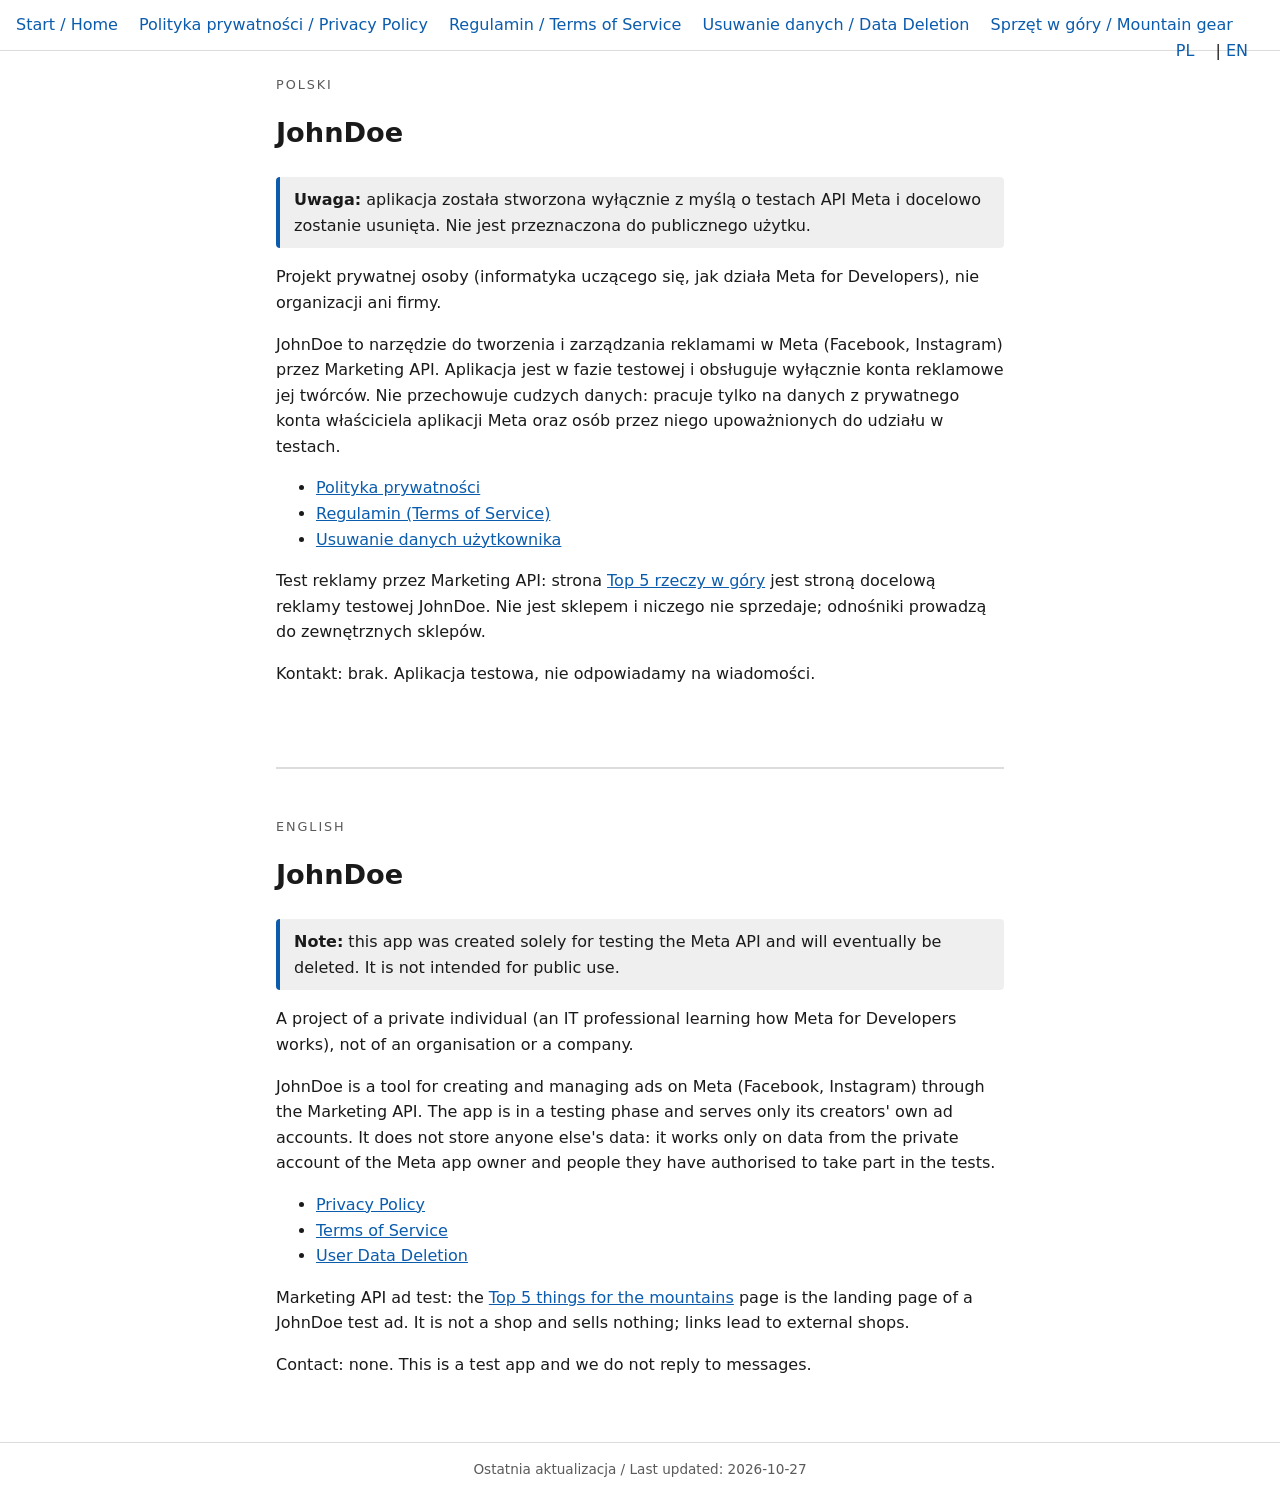
<file: index.html>
<!DOCTYPE html>
<html lang="pl">
<head>
  <meta charset="utf-8">
  <meta name="viewport" content="width=device-width, initial-scale=1">
  <title>JohnDoe: informacje prawne / Legal information</title>
  <meta name="description" content="Polityka prywatności, regulamin i usuwanie danych aplikacji JohnDoe. / Privacy Policy, Terms of Service and data deletion for the JohnDoe app.">
  <link rel="stylesheet" href="style.css">
</head>
<body>
  <nav>
    <a href="index.html">Start / Home</a>
    <a href="privacy.html">Polityka prywatności / Privacy Policy</a>
    <a href="terms.html">Regulamin / Terms of Service</a>
    <a href="data-deletion.html">Usuwanie danych / Data Deletion</a>
    <a href="sprzet.html">Sprzęt w góry / Mountain gear</a>
    <span class="lang-switch"><a href="#pl">PL</a> | <a href="#en">EN</a></span>
  </nav>
  <main>
    <section id="pl" lang="pl">
      <h1>JohnDoe</h1>
      <p class="notice"><strong>Uwaga:</strong> aplikacja została stworzona wyłącznie z myślą o testach API Meta i docelowo zostanie usunięta. Nie jest przeznaczona do publicznego użytku.</p>
      <p>Projekt prywatnej osoby (informatyka uczącego się, jak działa Meta for Developers), nie organizacji ani firmy.</p>
      <p>JohnDoe to narzędzie do tworzenia i zarządzania reklamami w Meta (Facebook, Instagram) przez Marketing API. Aplikacja jest w fazie testowej i obsługuje wyłącznie konta reklamowe jej twórców. Nie przechowuje cudzych danych: pracuje tylko na danych z prywatnego konta właściciela aplikacji Meta oraz osób przez niego upoważnionych do udziału w testach.</p>
      <ul>
        <li><a href="privacy.html">Polityka prywatności</a></li>
        <li><a href="terms.html">Regulamin (Terms of Service)</a></li>
        <li><a href="data-deletion.html">Usuwanie danych użytkownika</a></li>
      </ul>
      <p>Test reklamy przez Marketing API: strona <a href="sprzet.html">Top 5 rzeczy w góry</a> jest stroną docelową reklamy testowej JohnDoe. Nie jest sklepem i niczego nie sprzedaje; odnośniki prowadzą do zewnętrznych sklepów.</p>
      <p>Kontakt: brak. Aplikacja testowa, nie odpowiadamy na wiadomości.</p>
    </section>

    <section id="en" lang="en">
      <h1>JohnDoe</h1>
      <p class="notice"><strong>Note:</strong> this app was created solely for testing the Meta API and will eventually be deleted. It is not intended for public use.</p>
      <p>A project of a private individual (an IT professional learning how Meta for Developers works), not of an organisation or a company.</p>
      <p>JohnDoe is a tool for creating and managing ads on Meta (Facebook, Instagram) through the Marketing API. The app is in a testing phase and serves only its creators' own ad accounts. It does not store anyone else's data: it works only on data from the private account of the Meta app owner and people they have authorised to take part in the tests.</p>
      <ul>
        <li><a href="privacy.html">Privacy Policy</a></li>
        <li><a href="terms.html">Terms of Service</a></li>
        <li><a href="data-deletion.html">User Data Deletion</a></li>
      </ul>
      <p>Marketing API ad test: the <a href="sprzet.html">Top 5 things for the mountains</a> page is the landing page of a JohnDoe test ad. It is not a shop and sells nothing; links lead to external shops.</p>
      <p>Contact: none. This is a test app and we do not reply to messages.</p>
    </section>
  </main>
  <footer>Ostatnia aktualizacja / Last updated: 2026-10-27</footer>
</body>
</html>
</file>
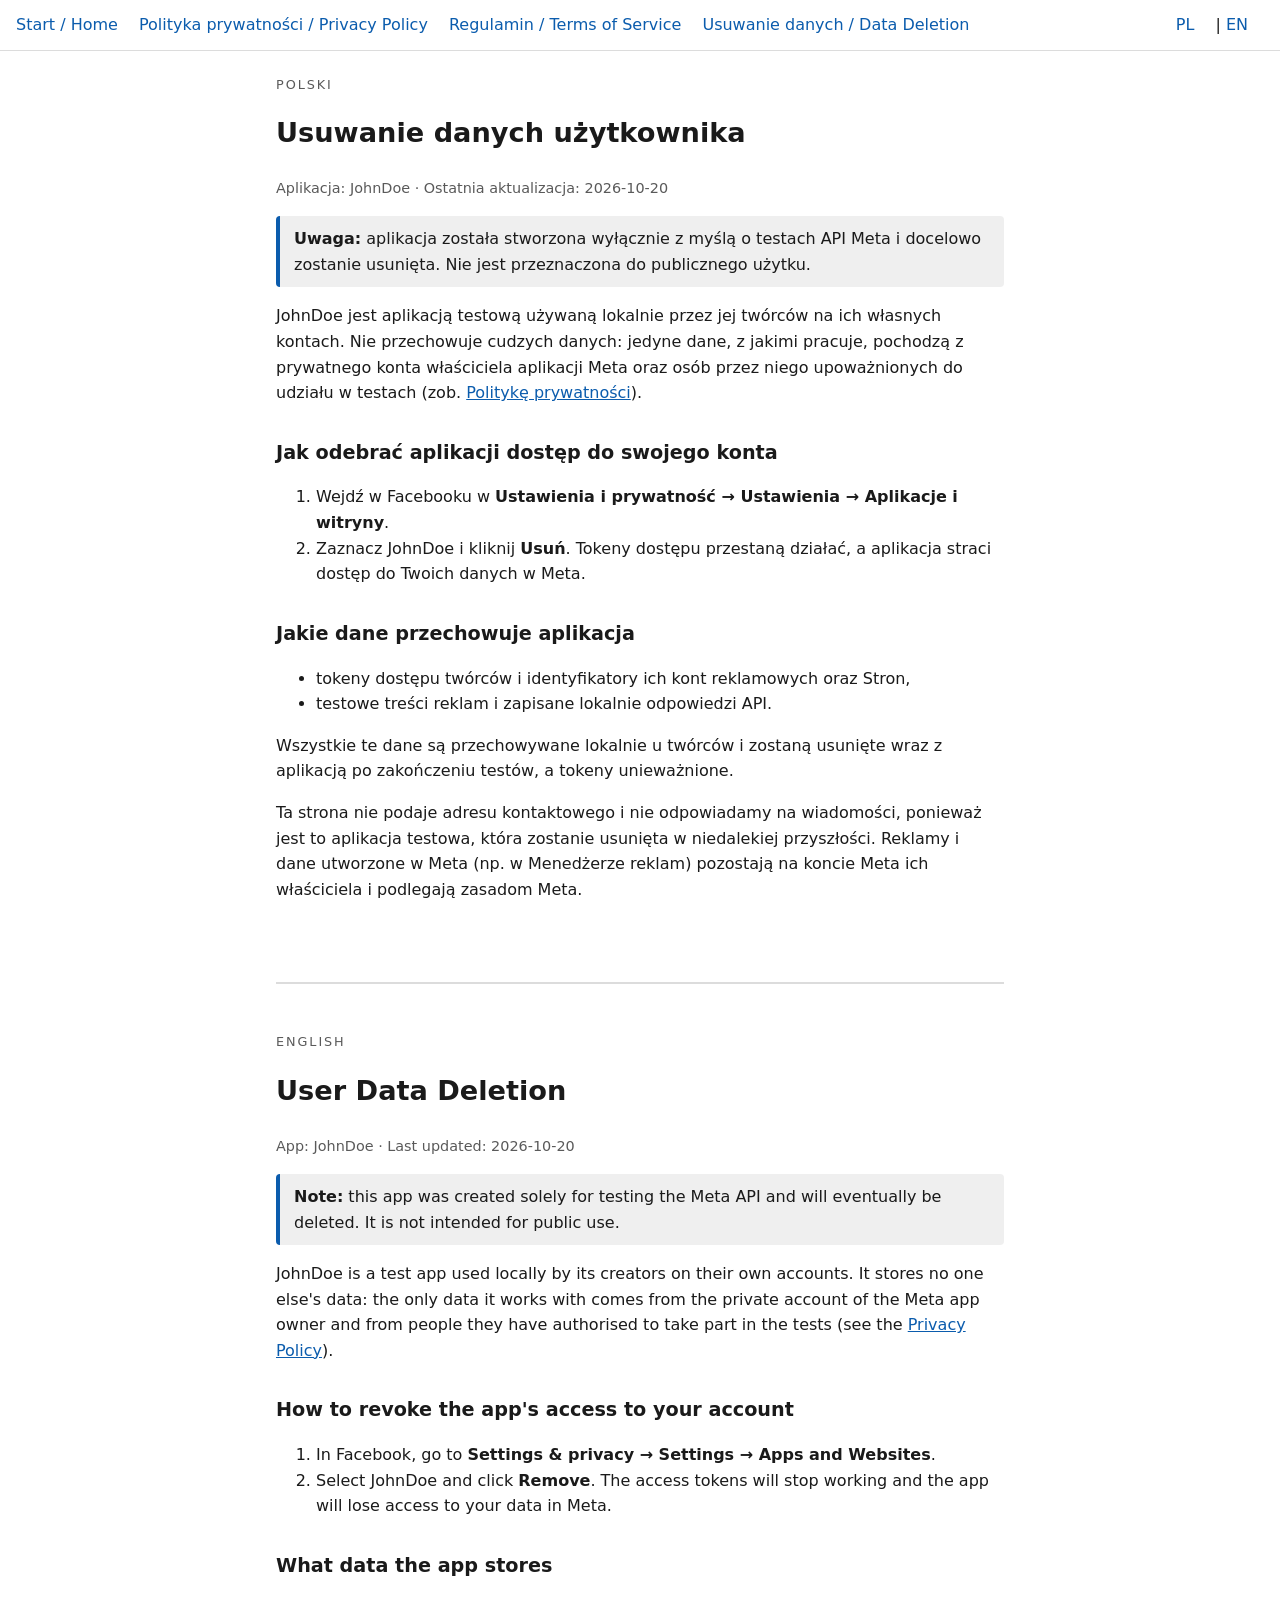
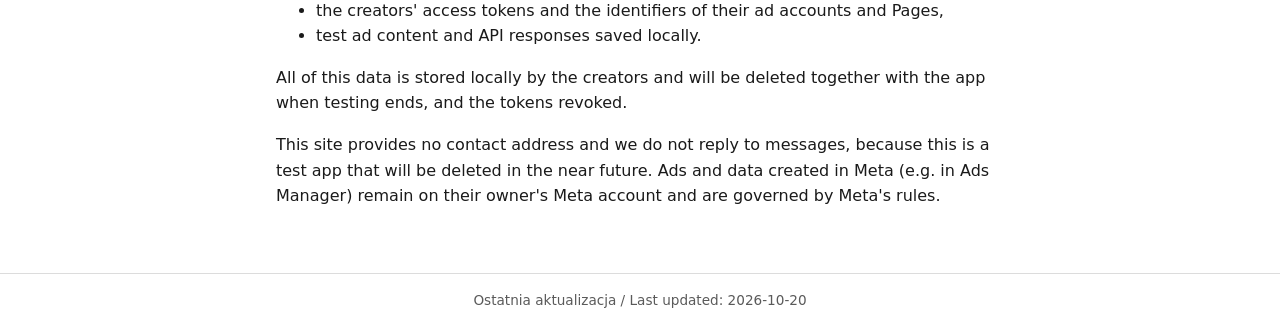
<file: data-deletion.html>
<!DOCTYPE html>
<html lang="pl">
<head>
  <meta charset="utf-8">
  <meta name="viewport" content="width=device-width, initial-scale=1">
  <title>Usuwanie danych / Data Deletion: JohnDoe</title>
  <meta name="description" content="Jak usunąć dane przetwarzane przez aplikację JohnDoe. / How to delete data processed by the JohnDoe app.">
  <link rel="stylesheet" href="style.css">
</head>
<body>
  <nav>
    <a href="index.html">Start / Home</a>
    <a href="privacy.html">Polityka prywatności / Privacy Policy</a>
    <a href="terms.html">Regulamin / Terms of Service</a>
    <a href="data-deletion.html">Usuwanie danych / Data Deletion</a>
    <span class="lang-switch"><a href="#pl">PL</a> | <a href="#en">EN</a></span>
  </nav>
  <main>
    <section id="pl" lang="pl">
      <h1>Usuwanie danych użytkownika</h1>
      <p class="meta">Aplikacja: JohnDoe · Ostatnia aktualizacja: 2026-10-20</p>
      <p class="notice"><strong>Uwaga:</strong> aplikacja została stworzona wyłącznie z myślą o testach API Meta i docelowo zostanie usunięta. Nie jest przeznaczona do publicznego użytku.</p>

      <p>JohnDoe jest aplikacją testową używaną lokalnie przez jej twórców na ich własnych kontach. Nie przechowuje cudzych danych: jedyne dane, z jakimi pracuje, pochodzą z prywatnego konta właściciela aplikacji Meta oraz osób przez niego upoważnionych do udziału w testach (zob. <a href="privacy.html">Politykę prywatności</a>).</p>

      <h2>Jak odebrać aplikacji dostęp do swojego konta</h2>
      <ol>
        <li>Wejdź w Facebooku w <strong>Ustawienia i prywatność → Ustawienia → Aplikacje i witryny</strong>.</li>
        <li>Zaznacz JohnDoe i kliknij <strong>Usuń</strong>. Tokeny dostępu przestaną działać, a aplikacja straci dostęp do Twoich danych w Meta.</li>
      </ol>

      <h2>Jakie dane przechowuje aplikacja</h2>
      <ul>
        <li>tokeny dostępu twórców i identyfikatory ich kont reklamowych oraz Stron,</li>
        <li>testowe treści reklam i zapisane lokalnie odpowiedzi API.</li>
      </ul>
      <p>Wszystkie te dane są przechowywane lokalnie u twórców i zostaną usunięte wraz z aplikacją po zakończeniu testów, a tokeny unieważnione.</p>

      <p>Ta strona nie podaje adresu kontaktowego i nie odpowiadamy na wiadomości, ponieważ jest to aplikacja testowa, która zostanie usunięta w niedalekiej przyszłości. Reklamy i dane utworzone w Meta (np. w Menedżerze reklam) pozostają na koncie Meta ich właściciela i podlegają zasadom Meta.</p>
    </section>

    <section id="en" lang="en">
      <h1>User Data Deletion</h1>
      <p class="meta">App: JohnDoe · Last updated: 2026-10-20</p>
      <p class="notice"><strong>Note:</strong> this app was created solely for testing the Meta API and will eventually be deleted. It is not intended for public use.</p>

      <p>JohnDoe is a test app used locally by its creators on their own accounts. It stores no one else's data: the only data it works with comes from the private account of the Meta app owner and from people they have authorised to take part in the tests (see the <a href="privacy.html">Privacy Policy</a>).</p>

      <h2>How to revoke the app's access to your account</h2>
      <ol>
        <li>In Facebook, go to <strong>Settings &amp; privacy → Settings → Apps and Websites</strong>.</li>
        <li>Select JohnDoe and click <strong>Remove</strong>. The access tokens will stop working and the app will lose access to your data in Meta.</li>
      </ol>

      <h2>What data the app stores</h2>
      <ul>
        <li>the creators' access tokens and the identifiers of their ad accounts and Pages,</li>
        <li>test ad content and API responses saved locally.</li>
      </ul>
      <p>All of this data is stored locally by the creators and will be deleted together with the app when testing ends, and the tokens revoked.</p>

      <p>This site provides no contact address and we do not reply to messages, because this is a test app that will be deleted in the near future. Ads and data created in Meta (e.g. in Ads Manager) remain on their owner's Meta account and are governed by Meta's rules.</p>
    </section>
  </main>
  <footer>Ostatnia aktualizacja / Last updated: 2026-10-20</footer>
</body>
</html>
</file>
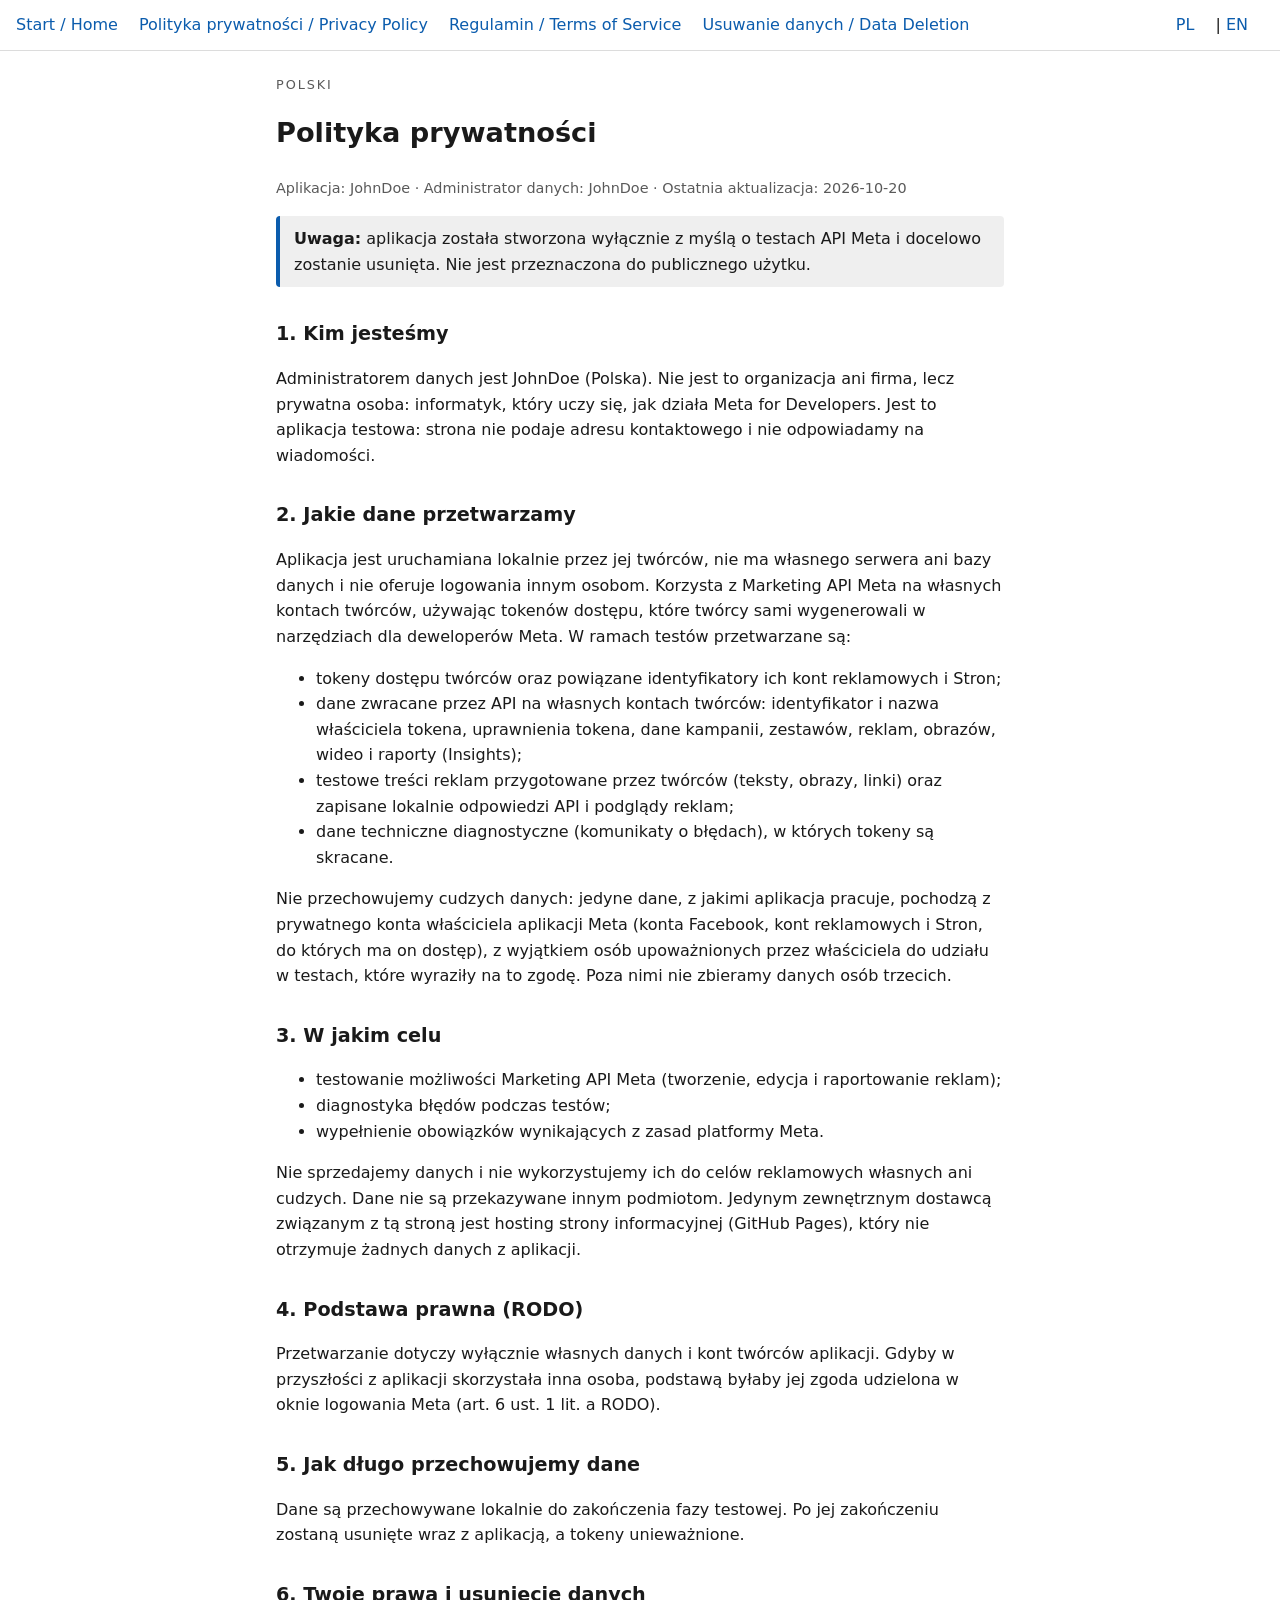
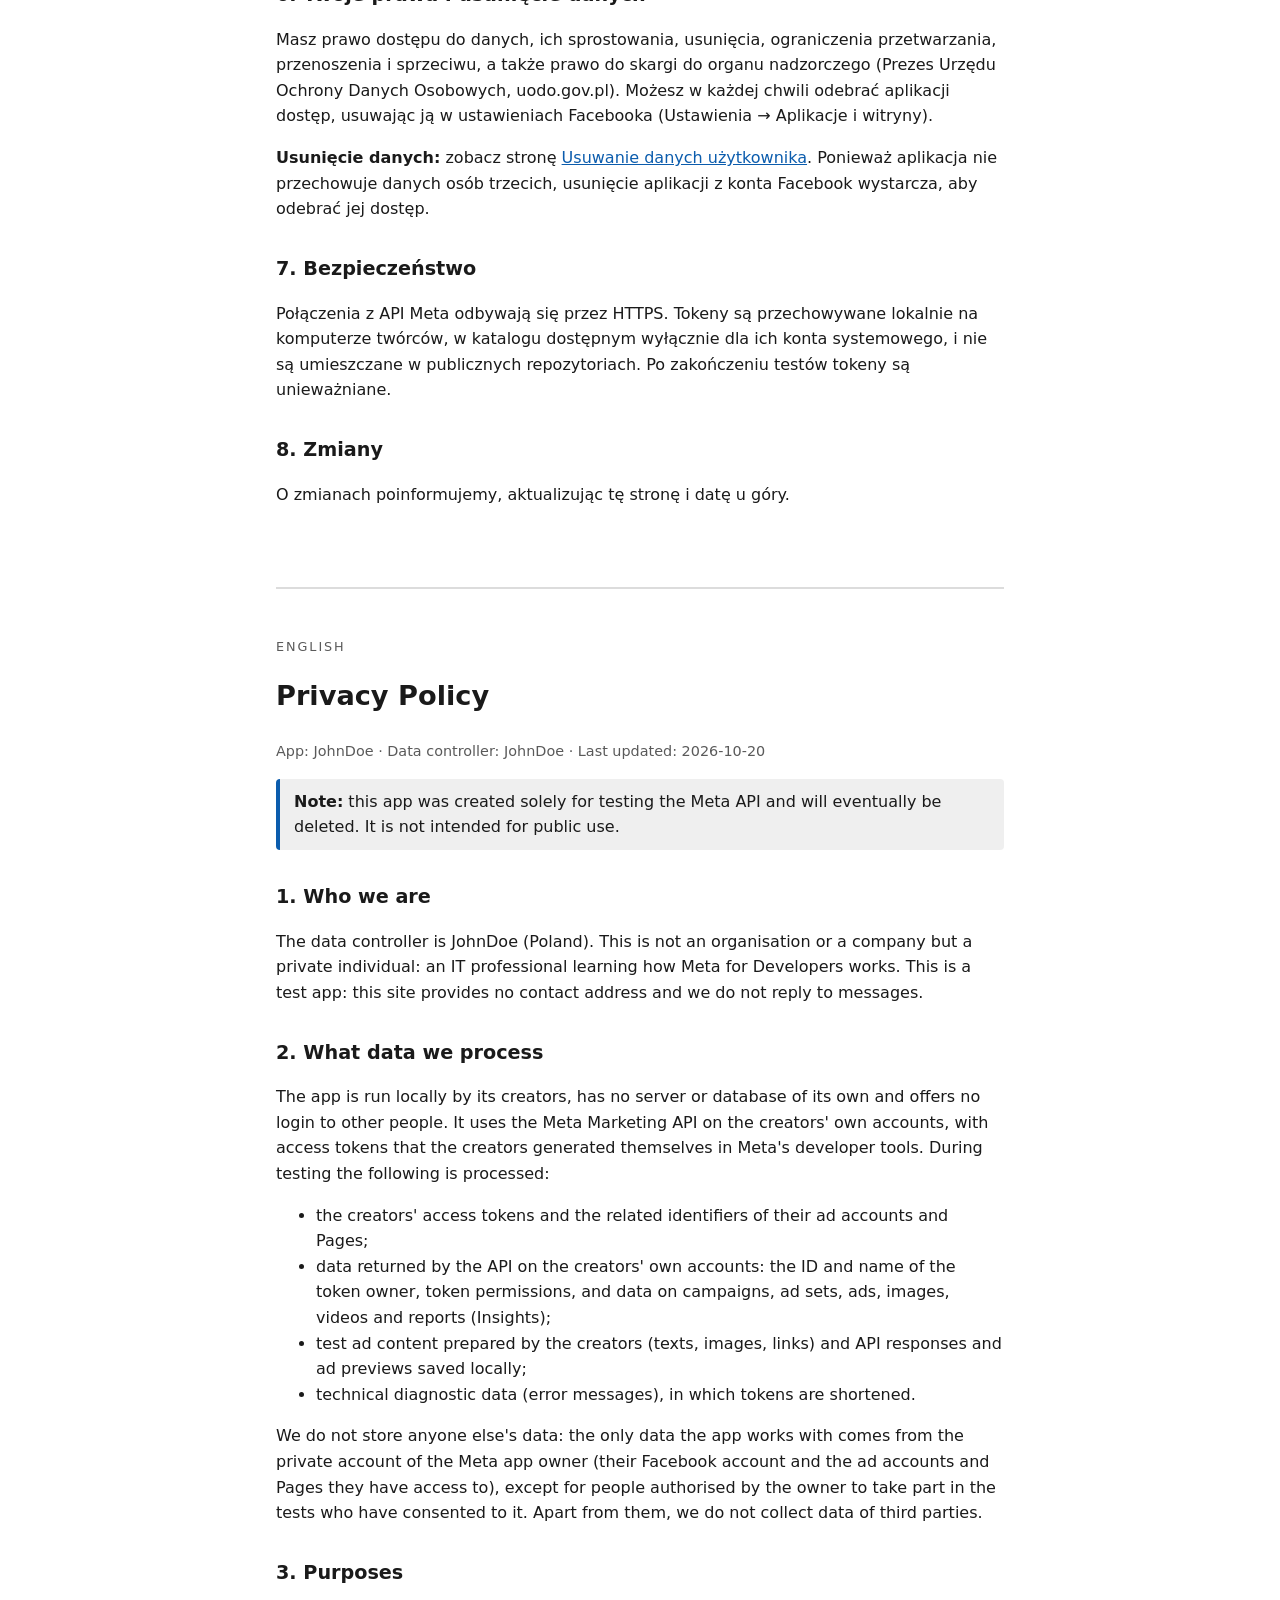
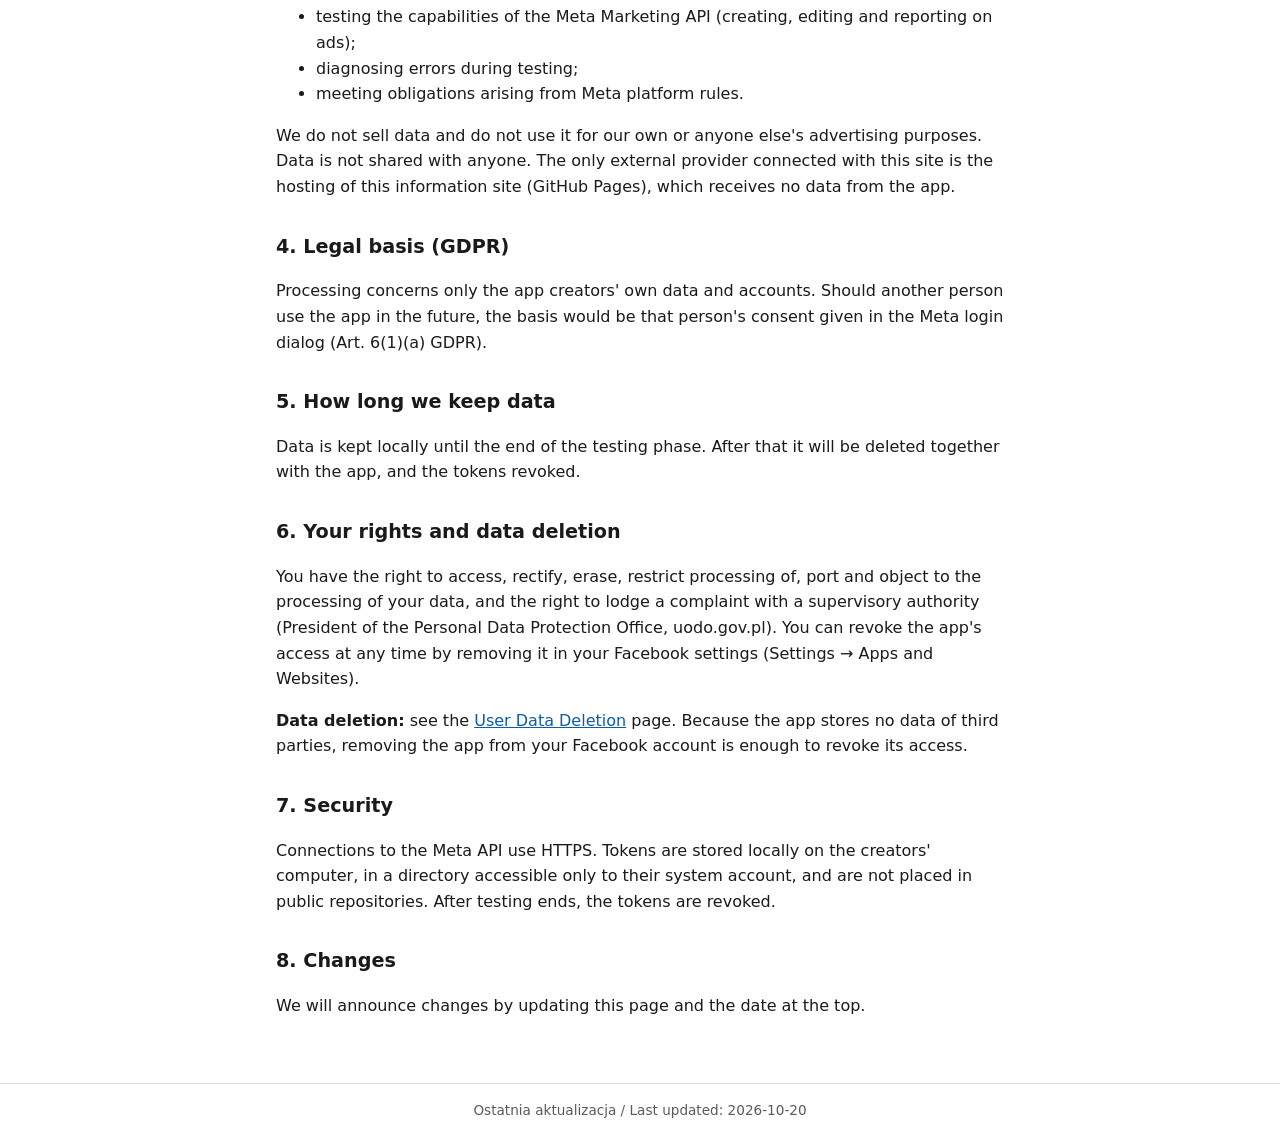
<file: privacy.html>
<!DOCTYPE html>
<html lang="pl">
<head>
  <meta charset="utf-8">
  <meta name="viewport" content="width=device-width, initial-scale=1">
  <title>Polityka prywatności / Privacy Policy: JohnDoe</title>
  <meta name="description" content="Polityka prywatności aplikacji JohnDoe. / Privacy Policy of the JohnDoe app.">
  <link rel="stylesheet" href="style.css">
</head>
<body>
  <nav>
    <a href="index.html">Start / Home</a>
    <a href="privacy.html">Polityka prywatności / Privacy Policy</a>
    <a href="terms.html">Regulamin / Terms of Service</a>
    <a href="data-deletion.html">Usuwanie danych / Data Deletion</a>
    <span class="lang-switch"><a href="#pl">PL</a> | <a href="#en">EN</a></span>
  </nav>
  <main>
    <section id="pl" lang="pl">
      <h1>Polityka prywatności</h1>
      <p class="meta">Aplikacja: JohnDoe · Administrator danych: JohnDoe · Ostatnia aktualizacja: 2026-10-20</p>
      <p class="notice"><strong>Uwaga:</strong> aplikacja została stworzona wyłącznie z myślą o testach API Meta i docelowo zostanie usunięta. Nie jest przeznaczona do publicznego użytku.</p>

      <h2>1. Kim jesteśmy</h2>
      <p>Administratorem danych jest JohnDoe (Polska). Nie jest to organizacja ani firma, lecz prywatna osoba: informatyk, który uczy się, jak działa Meta for Developers. Jest to aplikacja testowa: strona nie podaje adresu kontaktowego i nie odpowiadamy na wiadomości.</p>

      <h2>2. Jakie dane przetwarzamy</h2>
      <p>Aplikacja jest uruchamiana lokalnie przez jej twórców, nie ma własnego serwera ani bazy danych i nie oferuje logowania innym osobom. Korzysta z Marketing API Meta na własnych kontach twórców, używając tokenów dostępu, które twórcy sami wygenerowali w narzędziach dla deweloperów Meta. W ramach testów przetwarzane są:</p>
      <ul>
        <li>tokeny dostępu twórców oraz powiązane identyfikatory ich kont reklamowych i Stron;</li>
        <li>dane zwracane przez API na własnych kontach twórców: identyfikator i nazwa właściciela tokena, uprawnienia tokena, dane kampanii, zestawów, reklam, obrazów, wideo i raporty (Insights);</li>
        <li>testowe treści reklam przygotowane przez twórców (teksty, obrazy, linki) oraz zapisane lokalnie odpowiedzi API i podglądy reklam;</li>
        <li>dane techniczne diagnostyczne (komunikaty o błędach), w których tokeny są skracane.</li>
      </ul>
      <p>Nie przechowujemy cudzych danych: jedyne dane, z jakimi aplikacja pracuje, pochodzą z prywatnego konta właściciela aplikacji Meta (konta Facebook, kont reklamowych i Stron, do których ma on dostęp), z wyjątkiem osób upoważnionych przez właściciela do udziału w testach, które wyraziły na to zgodę. Poza nimi nie zbieramy danych osób trzecich.</p>

      <h2>3. W jakim celu</h2>
      <ul>
        <li>testowanie możliwości Marketing API Meta (tworzenie, edycja i raportowanie reklam);</li>
        <li>diagnostyka błędów podczas testów;</li>
        <li>wypełnienie obowiązków wynikających z zasad platformy Meta.</li>
      </ul>
      <p>Nie sprzedajemy danych i nie wykorzystujemy ich do celów reklamowych własnych ani cudzych. Dane nie są przekazywane innym podmiotom. Jedynym zewnętrznym dostawcą związanym z tą stroną jest hosting strony informacyjnej (GitHub Pages), który nie otrzymuje żadnych danych z aplikacji.</p>

      <h2>4. Podstawa prawna (RODO)</h2>
      <p>Przetwarzanie dotyczy wyłącznie własnych danych i kont twórców aplikacji. Gdyby w przyszłości z aplikacji skorzystała inna osoba, podstawą byłaby jej zgoda udzielona w oknie logowania Meta (art. 6 ust. 1 lit. a RODO).</p>

      <h2>5. Jak długo przechowujemy dane</h2>
      <p>Dane są przechowywane lokalnie do zakończenia fazy testowej. Po jej zakończeniu zostaną usunięte wraz z aplikacją, a tokeny unieważnione.</p>

      <h2>6. Twoje prawa i usunięcie danych</h2>
      <p>Masz prawo dostępu do danych, ich sprostowania, usunięcia, ograniczenia przetwarzania, przenoszenia i sprzeciwu, a także prawo do skargi do organu nadzorczego (Prezes Urzędu Ochrony Danych Osobowych, uodo.gov.pl). Możesz w każdej chwili odebrać aplikacji dostęp, usuwając ją w ustawieniach Facebooka (Ustawienia → Aplikacje i witryny).</p>
      <p><strong>Usunięcie danych:</strong> zobacz stronę <a href="data-deletion.html">Usuwanie danych użytkownika</a>. Ponieważ aplikacja nie przechowuje danych osób trzecich, usunięcie aplikacji z konta Facebook wystarcza, aby odebrać jej dostęp.</p>

      <h2>7. Bezpieczeństwo</h2>
      <p>Połączenia z API Meta odbywają się przez HTTPS. Tokeny są przechowywane lokalnie na komputerze twórców, w katalogu dostępnym wyłącznie dla ich konta systemowego, i nie są umieszczane w publicznych repozytoriach. Po zakończeniu testów tokeny są unieważniane.</p>

      <h2>8. Zmiany</h2>
      <p>O zmianach poinformujemy, aktualizując tę stronę i datę u góry.</p>
    </section>

    <section id="en" lang="en">
      <h1>Privacy Policy</h1>
      <p class="meta">App: JohnDoe · Data controller: JohnDoe · Last updated: 2026-10-20</p>
      <p class="notice"><strong>Note:</strong> this app was created solely for testing the Meta API and will eventually be deleted. It is not intended for public use.</p>

      <h2>1. Who we are</h2>
      <p>The data controller is JohnDoe (Poland). This is not an organisation or a company but a private individual: an IT professional learning how Meta for Developers works. This is a test app: this site provides no contact address and we do not reply to messages.</p>

      <h2>2. What data we process</h2>
      <p>The app is run locally by its creators, has no server or database of its own and offers no login to other people. It uses the Meta Marketing API on the creators' own accounts, with access tokens that the creators generated themselves in Meta's developer tools. During testing the following is processed:</p>
      <ul>
        <li>the creators' access tokens and the related identifiers of their ad accounts and Pages;</li>
        <li>data returned by the API on the creators' own accounts: the ID and name of the token owner, token permissions, and data on campaigns, ad sets, ads, images, videos and reports (Insights);</li>
        <li>test ad content prepared by the creators (texts, images, links) and API responses and ad previews saved locally;</li>
        <li>technical diagnostic data (error messages), in which tokens are shortened.</li>
      </ul>
      <p>We do not store anyone else's data: the only data the app works with comes from the private account of the Meta app owner (their Facebook account and the ad accounts and Pages they have access to), except for people authorised by the owner to take part in the tests who have consented to it. Apart from them, we do not collect data of third parties.</p>

      <h2>3. Purposes</h2>
      <ul>
        <li>testing the capabilities of the Meta Marketing API (creating, editing and reporting on ads);</li>
        <li>diagnosing errors during testing;</li>
        <li>meeting obligations arising from Meta platform rules.</li>
      </ul>
      <p>We do not sell data and do not use it for our own or anyone else's advertising purposes. Data is not shared with anyone. The only external provider connected with this site is the hosting of this information site (GitHub Pages), which receives no data from the app.</p>

      <h2>4. Legal basis (GDPR)</h2>
      <p>Processing concerns only the app creators' own data and accounts. Should another person use the app in the future, the basis would be that person's consent given in the Meta login dialog (Art. 6(1)(a) GDPR).</p>

      <h2>5. How long we keep data</h2>
      <p>Data is kept locally until the end of the testing phase. After that it will be deleted together with the app, and the tokens revoked.</p>

      <h2>6. Your rights and data deletion</h2>
      <p>You have the right to access, rectify, erase, restrict processing of, port and object to the processing of your data, and the right to lodge a complaint with a supervisory authority (President of the Personal Data Protection Office, uodo.gov.pl). You can revoke the app's access at any time by removing it in your Facebook settings (Settings → Apps and Websites).</p>
      <p><strong>Data deletion:</strong> see the <a href="data-deletion.html">User Data Deletion</a> page. Because the app stores no data of third parties, removing the app from your Facebook account is enough to revoke its access.</p>

      <h2>7. Security</h2>
      <p>Connections to the Meta API use HTTPS. Tokens are stored locally on the creators' computer, in a directory accessible only to their system account, and are not placed in public repositories. After testing ends, the tokens are revoked.</p>

      <h2>8. Changes</h2>
      <p>We will announce changes by updating this page and the date at the top.</p>
    </section>
  </main>
  <footer>Ostatnia aktualizacja / Last updated: 2026-10-20</footer>
</body>
</html>
</file>
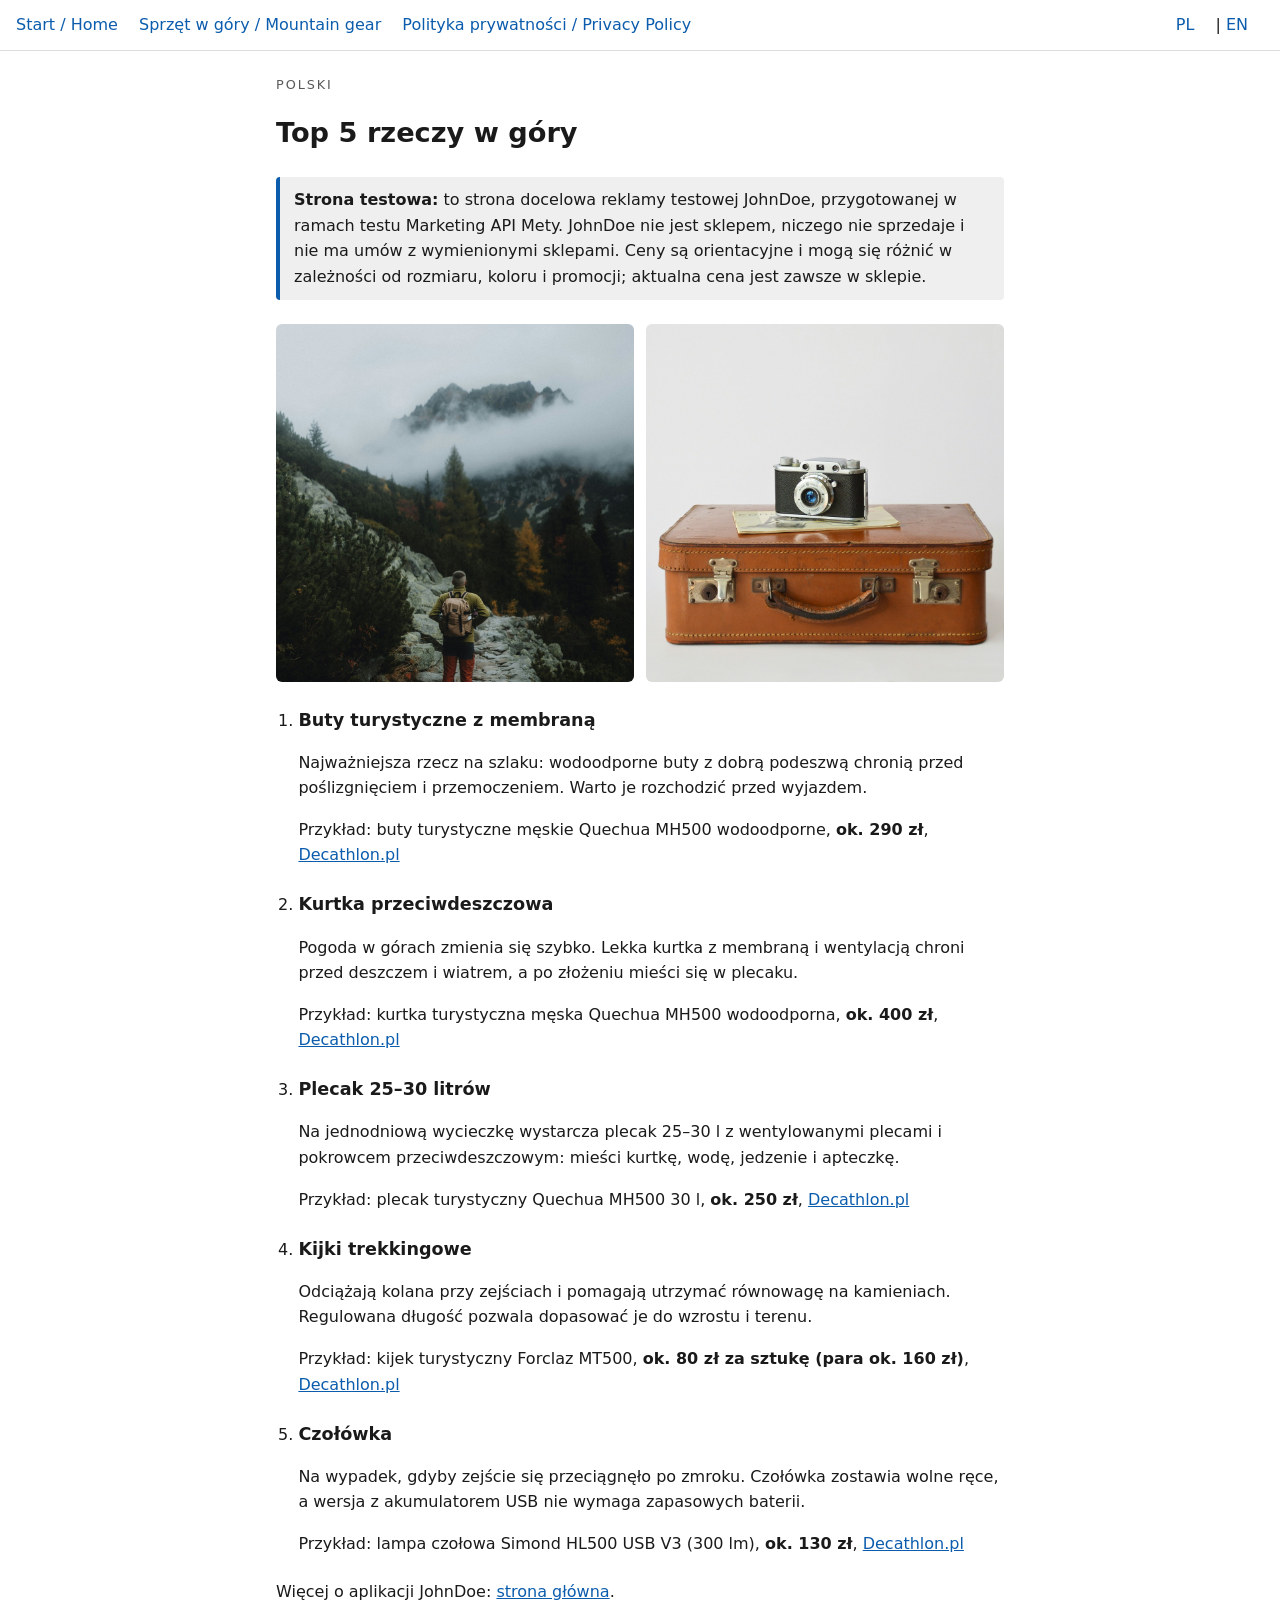
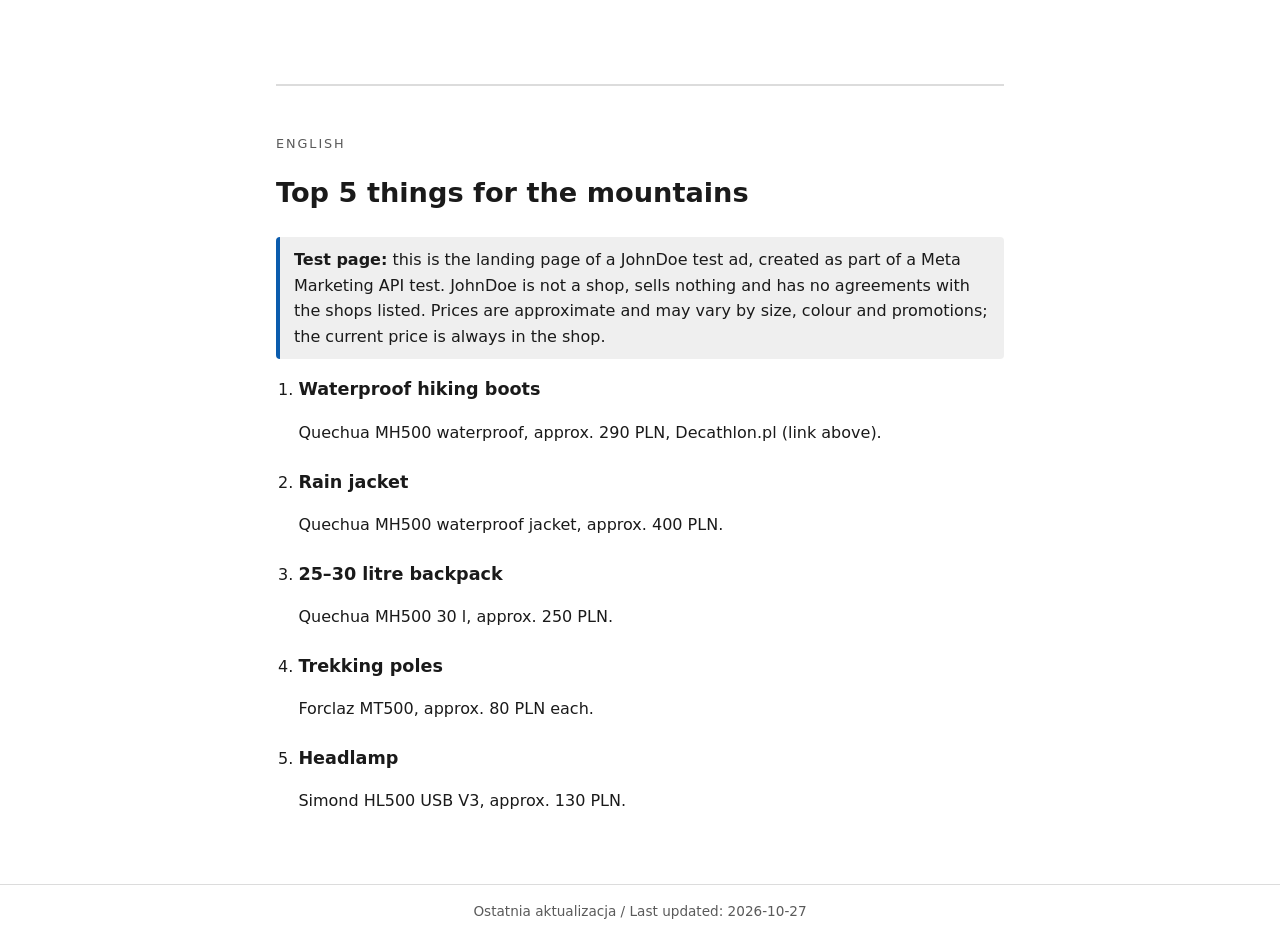
<file: sprzet.html>
<!DOCTYPE html>
<html lang="pl">
<head>
  <meta charset="utf-8">
  <meta name="viewport" content="width=device-width, initial-scale=1">
  <title>JohnDoe: Top 5 rzeczy w góry / Top 5 things for the mountains</title>
  <meta name="description" content="Pięć rzeczy, które warto zabrać w góry, z orientacyjnymi cenami i odnośnikami do sklepów. Strona testowa reklamy przez Marketing API. / Five things worth taking to the mountains. Marketing API ad test page.">
  <link rel="stylesheet" href="style.css">
  <style>
    .hero { display: grid; grid-template-columns: 1fr 1fr; gap: 12px; margin: 1.5rem 0; }
    .hero img { width: 100%; height: auto; border-radius: 6px; display: block; }
    ol.top { padding-left: 1.4rem; }
    ol.top li { margin-bottom: 1.4rem; }
    ol.top h2 { margin: 0 0 .3rem; font-size: 1.1rem; }
    .price { font-weight: 600; }
    @media (max-width: 520px) { .hero { grid-template-columns: 1fr; } }
  </style>
</head>
<body>
  <nav>
    <a href="index.html">Start / Home</a>
    <a href="sprzet.html">Sprzęt w góry / Mountain gear</a>
    <a href="privacy.html">Polityka prywatności / Privacy Policy</a>
    <span class="lang-switch"><a href="#pl">PL</a> | <a href="#en">EN</a></span>
  </nav>
  <main>
    <section id="pl" lang="pl">
      <h1>Top 5 rzeczy w góry</h1>
      <p class="notice"><strong>Strona testowa:</strong> to strona docelowa reklamy testowej JohnDoe, przygotowanej w ramach testu Marketing API Mety. JohnDoe nie jest sklepem, niczego nie sprzedaje i nie ma umów z wymienionymi sklepami. Ceny są orientacyjne i mogą się różnić w zależności od rozmiaru, koloru i promocji; aktualna cena jest zawsze w sklepie.</p>

      <div class="hero">
        <img src="szlak.jpg" alt="Wędrowiec na kamienistym górskim szlaku" width="1080" height="1080">
        <img src="podroz.jpg" alt="Aparat fotograficzny na brązowej walizce" width="1080" height="1080">
      </div>

      <ol class="top">
        <li>
          <h2>Buty turystyczne z membraną</h2>
          <p>Najważniejsza rzecz na szlaku: wodoodporne buty z dobrą podeszwą chronią przed poślizgnięciem i przemoczeniem. Warto je rozchodzić przed wyjazdem.</p>
          <p>Przykład: buty turystyczne męskie Quechua MH500 wodoodporne, <span class="price">ok. 290 zł</span>, <a href="https://www.decathlon.pl/p/buty-turystyczne-meskie-quechua-mh500-wodoodporne/_/R-p-330812" rel="noopener" target="_blank">Decathlon.pl</a></p>
        </li>
        <li>
          <h2>Kurtka przeciwdeszczowa</h2>
          <p>Pogoda w górach zmienia się szybko. Lekka kurtka z membraną i wentylacją chroni przed deszczem i wiatrem, a po złożeniu mieści się w plecaku.</p>
          <p>Przykład: kurtka turystyczna męska Quechua MH500 wodoodporna, <span class="price">ok. 400 zł</span>, <a href="https://www.decathlon.pl/p/kurtka-turystyczna-meska-quechua-mh500-wodoodporna/_/R-p-357657" rel="noopener" target="_blank">Decathlon.pl</a></p>
        </li>
        <li>
          <h2>Plecak 25–30 litrów</h2>
          <p>Na jednodniową wycieczkę wystarcza plecak 25–30 l z wentylowanymi plecami i pokrowcem przeciwdeszczowym: mieści kurtkę, wodę, jedzenie i apteczkę.</p>
          <p>Przykład: plecak turystyczny Quechua MH500 30 l, <span class="price">ok. 250 zł</span>, <a href="https://www.decathlon.pl/p/plecak-turystyczny-quechua-mh500-30-l/_/R-p-310083" rel="noopener" target="_blank">Decathlon.pl</a></p>
        </li>
        <li>
          <h2>Kijki trekkingowe</h2>
          <p>Odciążają kolana przy zejściach i pomagają utrzymać równowagę na kamieniach. Regulowana długość pozwala dopasować je do wzrostu i terenu.</p>
          <p>Przykład: kijek turystyczny Forclaz MT500, <span class="price">ok. 80 zł za sztukę (para ok. 160 zł)</span>, <a href="https://www.decathlon.pl/p/1-kijek-turystyczny-forclaz-mt500/_/R-p-173277" rel="noopener" target="_blank">Decathlon.pl</a></p>
        </li>
        <li>
          <h2>Czołówka</h2>
          <p>Na wypadek, gdyby zejście się przeciągnęło po zmroku. Czołówka zostawia wolne ręce, a wersja z akumulatorem USB nie wymaga zapasowych baterii.</p>
          <p>Przykład: lampa czołowa Simond HL500 USB V3 (300 lm), <span class="price">ok. 130 zł</span>, <a href="https://www.decathlon.pl/p/lampka-czolowka-trekkingowa-forclaz-hl500-usb-v3-300-lumenow/_/R-p-339061" rel="noopener" target="_blank">Decathlon.pl</a></p>
        </li>
      </ol>
      <p>Więcej o aplikacji JohnDoe: <a href="index.html">strona główna</a>.</p>
    </section>

    <section id="en" lang="en">
      <h1>Top 5 things for the mountains</h1>
      <p class="notice"><strong>Test page:</strong> this is the landing page of a JohnDoe test ad, created as part of a Meta Marketing API test. JohnDoe is not a shop, sells nothing and has no agreements with the shops listed. Prices are approximate and may vary by size, colour and promotions; the current price is always in the shop.</p>
      <ol class="top">
        <li><h2>Waterproof hiking boots</h2><p>Quechua MH500 waterproof, approx. 290 PLN, Decathlon.pl (link above).</p></li>
        <li><h2>Rain jacket</h2><p>Quechua MH500 waterproof jacket, approx. 400 PLN.</p></li>
        <li><h2>25–30 litre backpack</h2><p>Quechua MH500 30 l, approx. 250 PLN.</p></li>
        <li><h2>Trekking poles</h2><p>Forclaz MT500, approx. 80 PLN each.</p></li>
        <li><h2>Headlamp</h2><p>Simond HL500 USB V3, approx. 130 PLN.</p></li>
      </ol>
    </section>
  </main>
  <footer>Ostatnia aktualizacja / Last updated: 2026-10-27</footer>
</body>
</html>
</file>
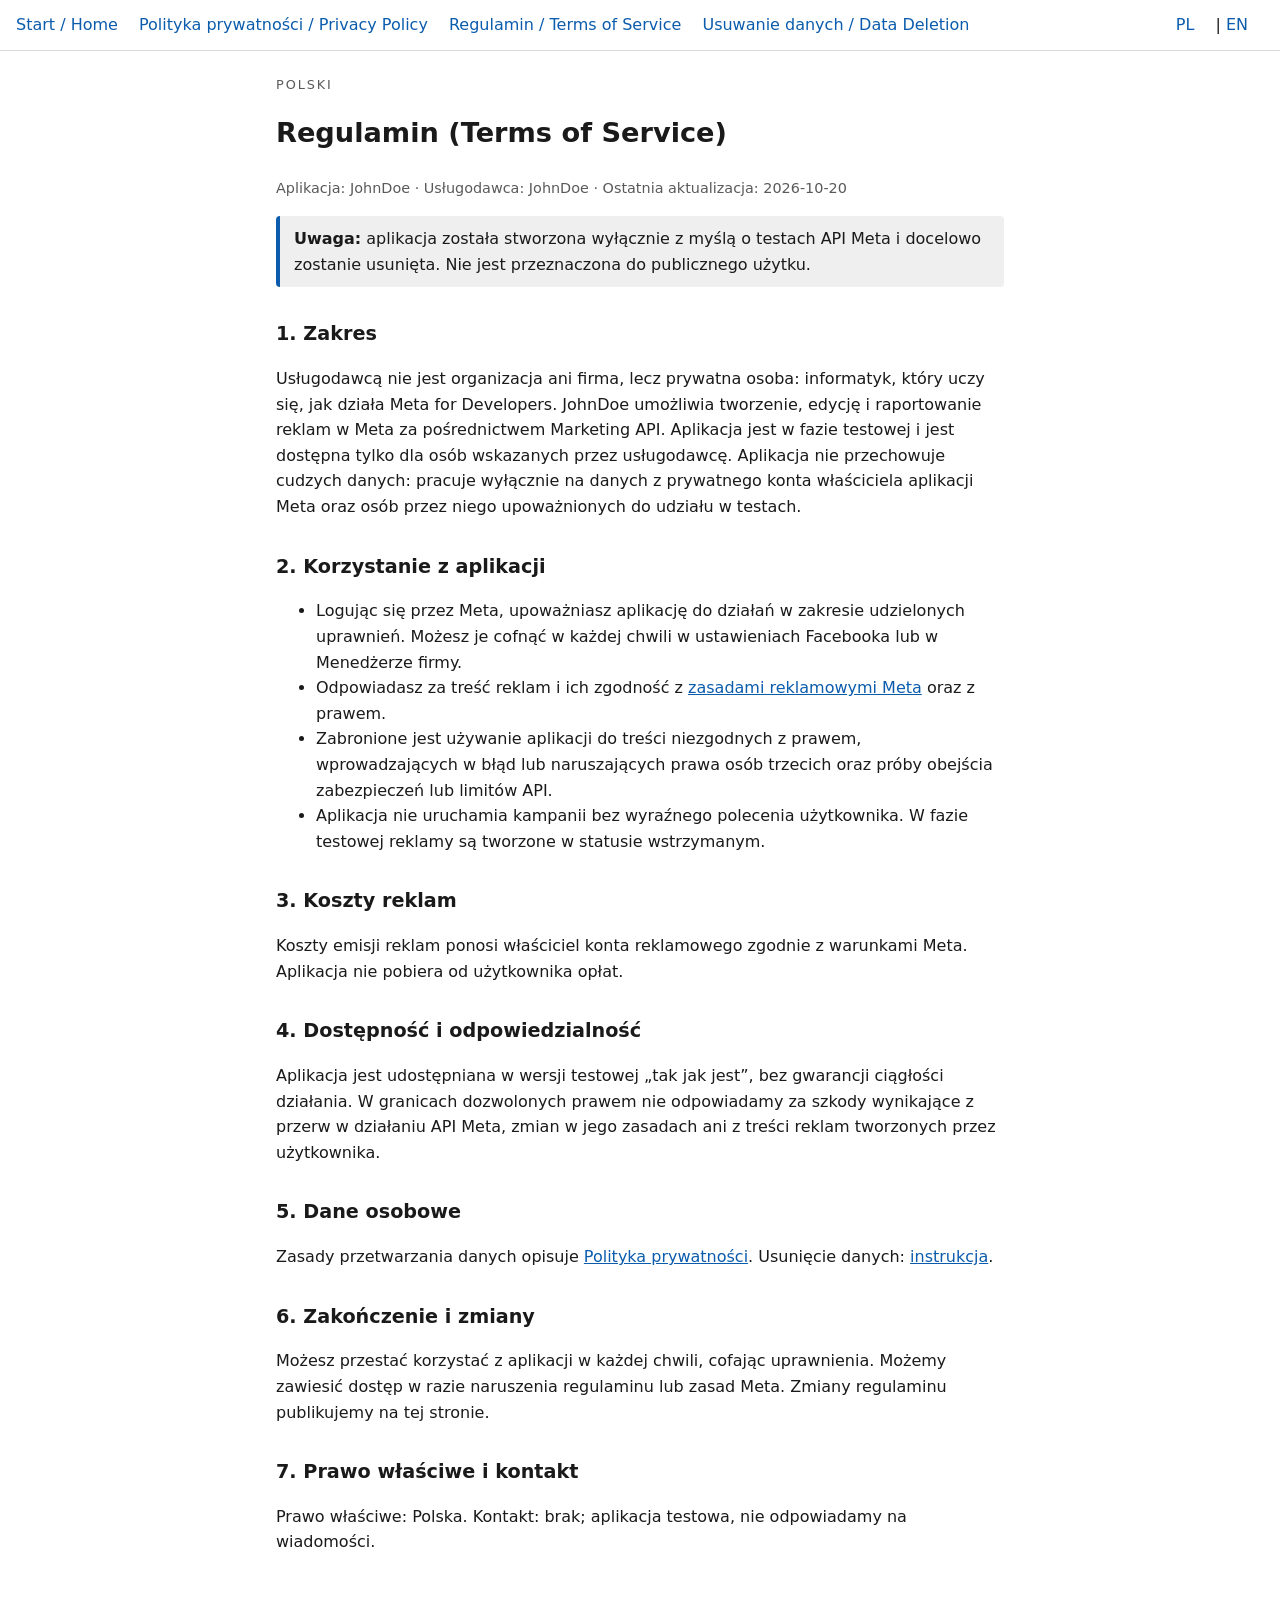
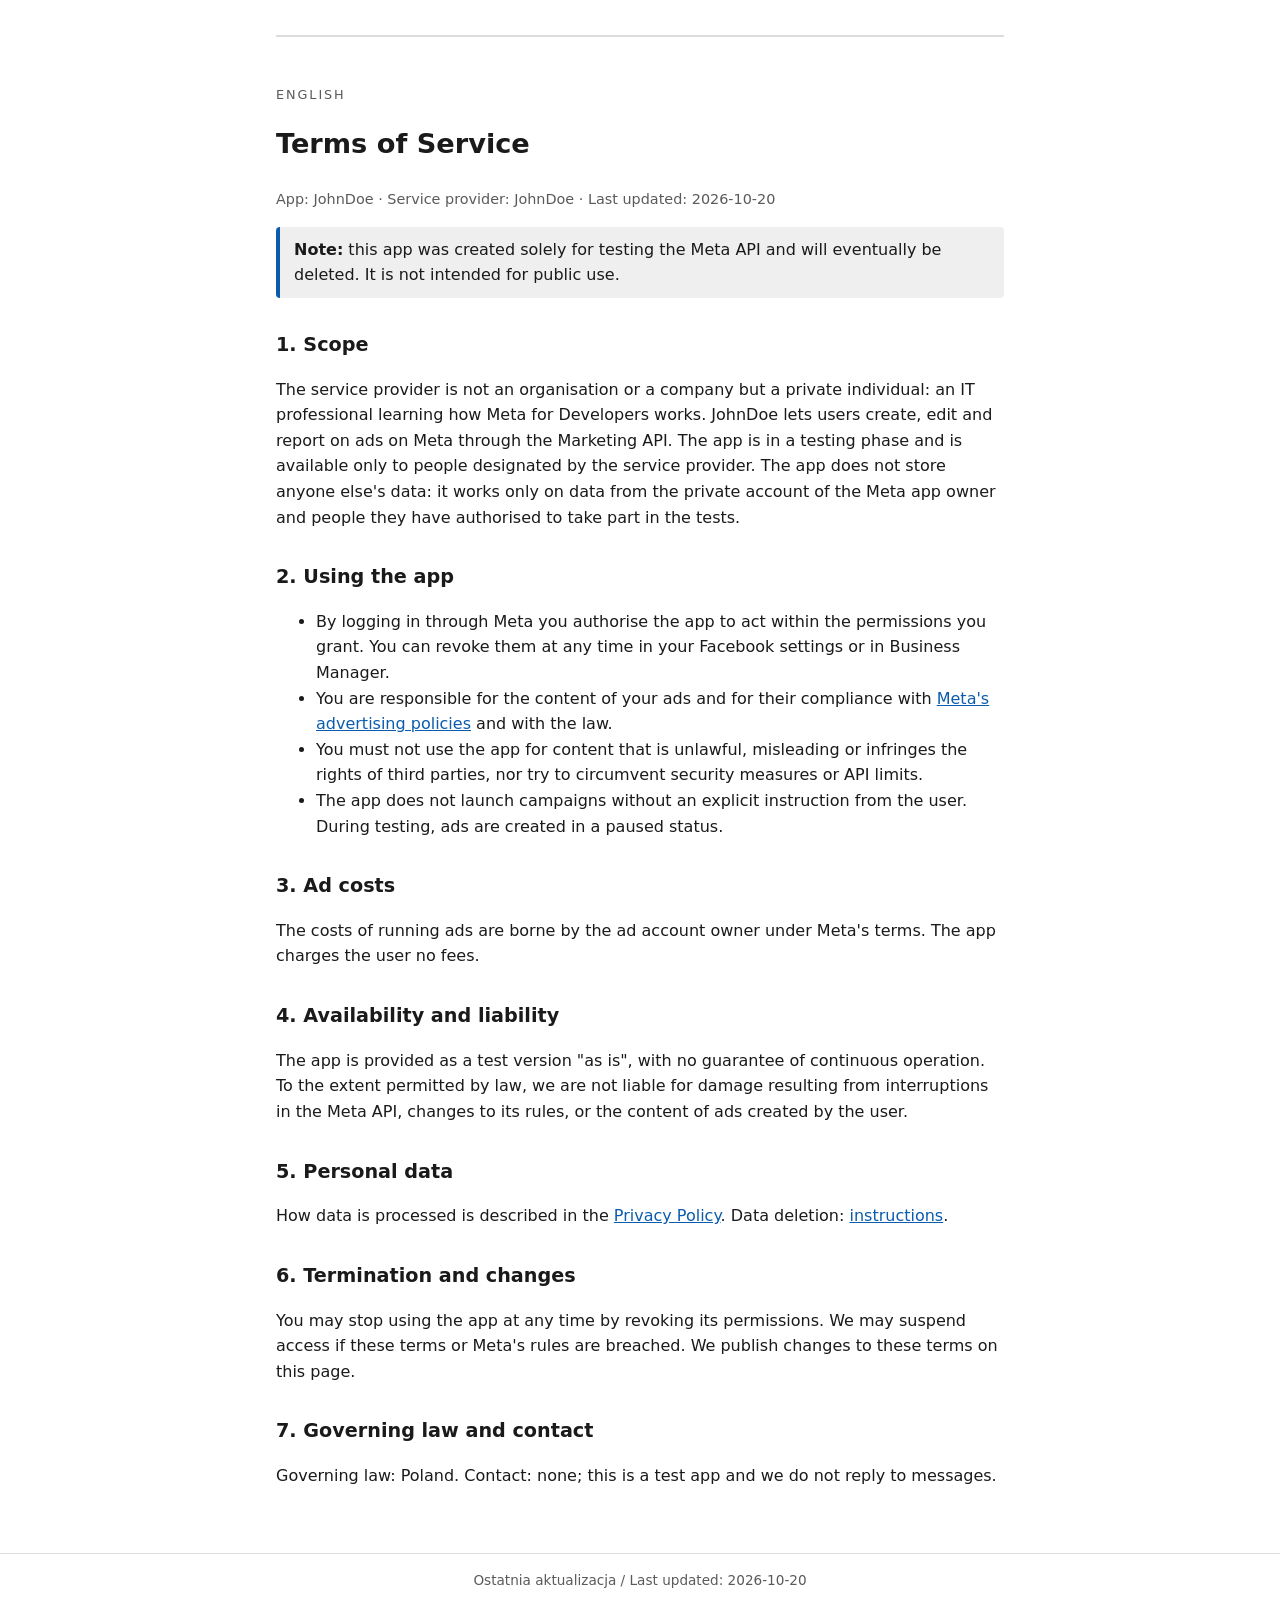
<file: terms.html>
<!DOCTYPE html>
<html lang="pl">
<head>
  <meta charset="utf-8">
  <meta name="viewport" content="width=device-width, initial-scale=1">
  <title>Regulamin / Terms of Service: JohnDoe</title>
  <meta name="description" content="Regulamin (Terms of Service) aplikacji JohnDoe. / Terms of Service of the JohnDoe app.">
  <link rel="stylesheet" href="style.css">
</head>
<body>
  <nav>
    <a href="index.html">Start / Home</a>
    <a href="privacy.html">Polityka prywatności / Privacy Policy</a>
    <a href="terms.html">Regulamin / Terms of Service</a>
    <a href="data-deletion.html">Usuwanie danych / Data Deletion</a>
    <span class="lang-switch"><a href="#pl">PL</a> | <a href="#en">EN</a></span>
  </nav>
  <main>
    <section id="pl" lang="pl">
      <h1>Regulamin (Terms of Service)</h1>
      <p class="meta">Aplikacja: JohnDoe · Usługodawca: JohnDoe · Ostatnia aktualizacja: 2026-10-20</p>
      <p class="notice"><strong>Uwaga:</strong> aplikacja została stworzona wyłącznie z myślą o testach API Meta i docelowo zostanie usunięta. Nie jest przeznaczona do publicznego użytku.</p>

      <h2>1. Zakres</h2>
      <p>Usługodawcą nie jest organizacja ani firma, lecz prywatna osoba: informatyk, który uczy się, jak działa Meta for Developers. JohnDoe umożliwia tworzenie, edycję i raportowanie reklam w Meta za pośrednictwem Marketing API. Aplikacja jest w fazie testowej i jest dostępna tylko dla osób wskazanych przez usługodawcę. Aplikacja nie przechowuje cudzych danych: pracuje wyłącznie na danych z prywatnego konta właściciela aplikacji Meta oraz osób przez niego upoważnionych do udziału w testach.</p>

      <h2>2. Korzystanie z aplikacji</h2>
      <ul>
        <li>Logując się przez Meta, upoważniasz aplikację do działań w zakresie udzielonych uprawnień. Możesz je cofnąć w każdej chwili w ustawieniach Facebooka lub w Menedżerze firmy.</li>
        <li>Odpowiadasz za treść reklam i ich zgodność z <a href="https://www.facebook.com/policies/ads/">zasadami reklamowymi Meta</a> oraz z prawem.</li>
        <li>Zabronione jest używanie aplikacji do treści niezgodnych z prawem, wprowadzających w błąd lub naruszających prawa osób trzecich oraz próby obejścia zabezpieczeń lub limitów API.</li>
        <li>Aplikacja nie uruchamia kampanii bez wyraźnego polecenia użytkownika. W fazie testowej reklamy są tworzone w statusie wstrzymanym.</li>
      </ul>

      <h2>3. Koszty reklam</h2>
      <p>Koszty emisji reklam ponosi właściciel konta reklamowego zgodnie z warunkami Meta. Aplikacja nie pobiera od użytkownika opłat.</p>

      <h2>4. Dostępność i odpowiedzialność</h2>
      <p>Aplikacja jest udostępniana w wersji testowej „tak jak jest”, bez gwarancji ciągłości działania. W granicach dozwolonych prawem nie odpowiadamy za szkody wynikające z przerw w działaniu API Meta, zmian w jego zasadach ani z treści reklam tworzonych przez użytkownika.</p>

      <h2>5. Dane osobowe</h2>
      <p>Zasady przetwarzania danych opisuje <a href="privacy.html">Polityka prywatności</a>. Usunięcie danych: <a href="data-deletion.html">instrukcja</a>.</p>

      <h2>6. Zakończenie i zmiany</h2>
      <p>Możesz przestać korzystać z aplikacji w każdej chwili, cofając uprawnienia. Możemy zawiesić dostęp w razie naruszenia regulaminu lub zasad Meta. Zmiany regulaminu publikujemy na tej stronie.</p>

      <h2>7. Prawo właściwe i kontakt</h2>
      <p>Prawo właściwe: Polska. Kontakt: brak; aplikacja testowa, nie odpowiadamy na wiadomości.</p>
    </section>

    <section id="en" lang="en">
      <h1>Terms of Service</h1>
      <p class="meta">App: JohnDoe · Service provider: JohnDoe · Last updated: 2026-10-20</p>
      <p class="notice"><strong>Note:</strong> this app was created solely for testing the Meta API and will eventually be deleted. It is not intended for public use.</p>

      <h2>1. Scope</h2>
      <p>The service provider is not an organisation or a company but a private individual: an IT professional learning how Meta for Developers works. JohnDoe lets users create, edit and report on ads on Meta through the Marketing API. The app is in a testing phase and is available only to people designated by the service provider. The app does not store anyone else's data: it works only on data from the private account of the Meta app owner and people they have authorised to take part in the tests.</p>

      <h2>2. Using the app</h2>
      <ul>
        <li>By logging in through Meta you authorise the app to act within the permissions you grant. You can revoke them at any time in your Facebook settings or in Business Manager.</li>
        <li>You are responsible for the content of your ads and for their compliance with <a href="https://www.facebook.com/policies/ads/">Meta's advertising policies</a> and with the law.</li>
        <li>You must not use the app for content that is unlawful, misleading or infringes the rights of third parties, nor try to circumvent security measures or API limits.</li>
        <li>The app does not launch campaigns without an explicit instruction from the user. During testing, ads are created in a paused status.</li>
      </ul>

      <h2>3. Ad costs</h2>
      <p>The costs of running ads are borne by the ad account owner under Meta's terms. The app charges the user no fees.</p>

      <h2>4. Availability and liability</h2>
      <p>The app is provided as a test version "as is", with no guarantee of continuous operation. To the extent permitted by law, we are not liable for damage resulting from interruptions in the Meta API, changes to its rules, or the content of ads created by the user.</p>

      <h2>5. Personal data</h2>
      <p>How data is processed is described in the <a href="privacy.html">Privacy Policy</a>. Data deletion: <a href="data-deletion.html">instructions</a>.</p>

      <h2>6. Termination and changes</h2>
      <p>You may stop using the app at any time by revoking its permissions. We may suspend access if these terms or Meta's rules are breached. We publish changes to these terms on this page.</p>

      <h2>7. Governing law and contact</h2>
      <p>Governing law: Poland. Contact: none; this is a test app and we do not reply to messages.</p>
    </section>
  </main>
  <footer>Ostatnia aktualizacja / Last updated: 2026-10-20</footer>
</body>
</html>
</file>
<file: style.css>
:root { --bg: #ffffff; --fg: #1a1a1a; --muted: #5a5a5a; --accent: #0b5cad; --line: #dcdcdc; }
@media (prefers-color-scheme: dark) {
  :root { --bg: #14161a; --fg: #e8e8e8; --muted: #a0a4aa; --accent: #6db3f2; --line: #33373d; }
}
* { box-sizing: border-box; }
body { margin: 0; background: var(--bg); color: var(--fg); font: 16px/1.6 system-ui, -apple-system, "Segoe UI", Roboto, sans-serif; }
main { max-width: 760px; margin: 0 auto; padding: 24px 16px 48px; }
nav { border-bottom: 1px solid var(--line); padding: 12px 16px; }
nav a { margin-right: 16px; color: var(--accent); text-decoration: none; }
nav a:hover { text-decoration: underline; }
h1 { font-size: 1.7rem; margin-top: 0; }
h2 { font-size: 1.2rem; margin-top: 2rem; }
a { color: var(--accent); }
.meta { color: var(--muted); font-size: .9rem; }
.en { border-top: 1px solid var(--line); margin-top: 2.5rem; padding-top: 1rem; }
footer { color: var(--muted); font-size: .85rem; border-top: 1px solid var(--line); padding: 16px; text-align: center; }
.lang-switch { float: right; }
section + section { border-top: 2px solid var(--line); margin-top: 5rem; padding-top: 3rem; }
section + section::before { content: "ENGLISH"; display: block; color: var(--muted); font-size: .8rem; letter-spacing: .15em; margin-bottom: 1rem; }
section:first-of-type::before { content: "POLSKI"; display: block; color: var(--muted); font-size: .8rem; letter-spacing: .15em; margin-bottom: 1rem; }
.notice { border-left: 4px solid var(--accent); background: rgba(127,127,127,.12); padding: 10px 14px; border-radius: 4px; }
</file>
